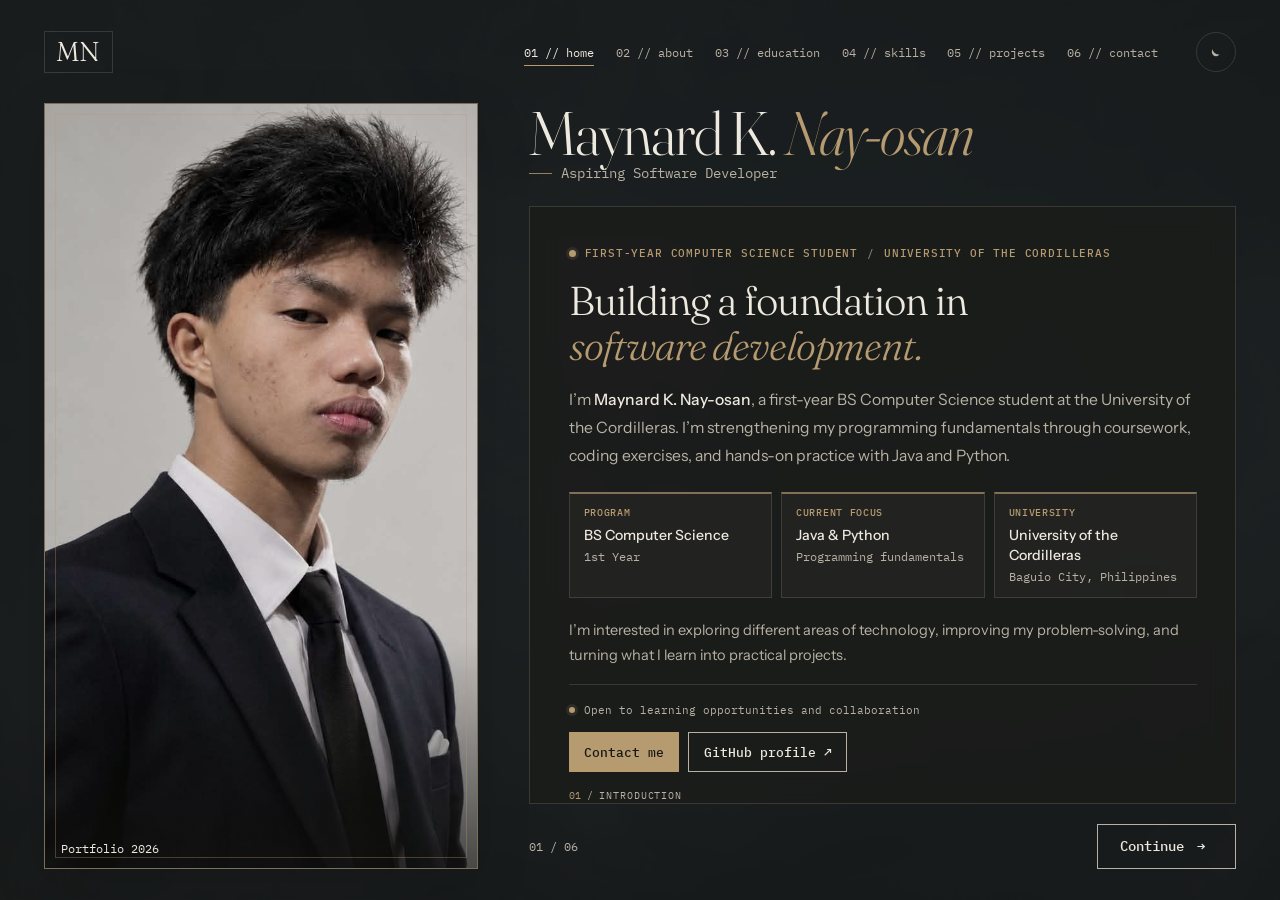
<file: index.html>
<!DOCTYPE html>
<html lang="en" data-theme="dark">
<head>
  <meta charset="utf-8">
  <meta name="viewport" content="width=device-width, initial-scale=1, viewport-fit=cover">
  <meta name="description" content="Maynard K. Nay-osan — Computer Science student and aspiring software developer.">
  <title>Maynard K. Nay-osan — Portfolio</title>
  <link rel="preconnect" href="https://fonts.googleapis.com">
  <link rel="preconnect" href="https://fonts.gstatic.com" crossorigin>
  <link href="https://fonts.googleapis.com/css2?family=Fraunces:ital,opsz,wght@0,9..144,300;0,9..144,400;1,9..144,300&family=IBM+Plex+Mono:wght@400;500&family=Instrument+Sans:wght@400;500&display=swap" rel="stylesheet">
  <link rel="stylesheet" href="css/style.css">
  <link rel="stylesheet" href="css/homepage-refinement.css">
</head>
<body>
  <div class="cd" id="cd" aria-hidden="true"><i></i></div>
  <div class="cr" id="cr" aria-hidden="true"><i></i></div>
  <canvas id="smoke" aria-hidden="true"></canvas>
  <div class="fb" aria-hidden="true"></div>

  <div class="app">
    <header>
      <a class="logo" href="#home" id="logo" aria-label="Home">MN</a>
      <nav id="nav" aria-label="Sections"></nav>
      <button class="tg" id="tg" type="button" aria-label="Switch theme">
        <svg class="ic" viewBox="0 0 24 24" width="20" height="20" aria-hidden="true">
          <mask id="mk"><rect width="24" height="24" fill="#fff"/><circle class="cut" cx="24" cy="2" r="7" fill="#000"/></mask>
          <circle class="core" cx="12" cy="12" r="5" fill="currentColor" mask="url(#mk)"/>
          <path class="rays" d="M12 1.5v3M12 19.5v3M1.5 12h3M19.5 12h3M4.6 4.6l2.1 2.1M17.3 17.3l2.1 2.1M4.6 19.4l2.1-2.1M17.3 6.7l2.1-2.1" stroke="currentColor" stroke-width="2" stroke-linecap="round" fill="none"/>
        </svg>
      </button>
    </header>

    <main>
      <figure>
        <img id="photo" src="assets/portrait.jpg" alt="Portrait of Maynard K. Nay-osan in a dark suit and tie">
        <figcaption>Portfolio 2026</figcaption>
      </figure>
      <div class="right">
        <div class="identity">
          <h1 id="name"></h1>
          <div class="role" id="role"></div>
        </div>
        <section class="panel" id="panel" aria-live="polite"><div class="view" id="view"></div></section>
        <div class="foot">
          <span class="pg" id="pg"></span>
          <button class="next" id="next" type="button"><span class="lbl">Continue</span><span class="arr" aria-hidden="true"><i>→</i><i>→</i></span></button>
        </div>
      </div>
    </main>
  </div>

  <script src="js/smoke.js"></script>
  <script src="js/main.js"></script>
  <script src="js/homepage-refinement.js"></script>
</body>
</html>
</file>
<file: css/style.css>
:root{--bg:#111923;--bg2:#17212C;--surf:#343239;--brown:#40383A;--tx:#F2F1F0;--tx2:#A8ADB4;--line:rgba(242,241,240,.13);--panel:rgba(23,33,44,.58);--accent:#C8B7A4;--imgf:brightness(.84) contrast(1.05) saturate(.88);--shade:rgba(17,25,35,.75);--paper:rgba(242,241,240,.04);
--serif:"Fraunces",Georgia,"Times New Roman",serif;--sans:"Instrument Sans",system-ui,-apple-system,"Segoe UI",sans-serif;--mono:"IBM Plex Mono",ui-monospace,Menlo,Consolas,monospace}
:root[data-theme=light]{--bg:#EAE6E0;--bg2:#F5F2EE;--surf:#D9D3CA;--brown:#B9AB9C;--tx:#1C232B;--tx2:#59606A;--line:rgba(28,35,43,.15);--panel:rgba(251,249,245,.66);--accent:#7A6450;--imgf:none;--shade:rgba(234,230,224,.7);--paper:rgba(255,255,255,.55)}
*{box-sizing:border-box;margin:0}
html,body{height:100%}
html{color-scheme:dark;scroll-padding-top:env(safe-area-inset-top,0px)}
html[data-theme=light]{color-scheme:light}
body{background:var(--bg);color:var(--tx);font:400 1rem/1.65 var(--sans);overflow:hidden;transition:background-color .9s,color .9s;padding-top:env(safe-area-inset-top,0px);padding-bottom:env(safe-area-inset-bottom,0px)}
#smoke{position:fixed;inset:0;width:100%;height:100%;z-index:0;pointer-events:none}
.fb{display:none;position:fixed;inset:-20%;z-index:0;pointer-events:none;background:radial-gradient(40% 35% at 30% 40%,var(--brown),transparent 70%),radial-gradient(45% 40% at 70% 60%,var(--surf),transparent 70%);opacity:.45;animation:drift 40s ease-in-out infinite alternate}
.nogl .fb{display:block}
@keyframes drift{to{transform:translate3d(6%,-4%,0) scale(1.12)}}
.app{position:relative;z-index:1;height:100%;display:flex;flex-direction:column;padding:clamp(14px,2.4vw,32px) clamp(16px,3.4vw,52px)}
header{display:flex;align-items:center;gap:clamp(12px,3vw,48px);flex-wrap:wrap}
.logo{font:300 1.7rem/1 var(--serif);letter-spacing:.02em;color:var(--tx);text-decoration:none;border:1px solid var(--line);padding:.4rem .7rem;transition:border-color .9s,color .9s}
nav{display:flex;gap:clamp(10px,1.7vw,30px);margin-left:auto;font:400 .78rem var(--mono);order:2}
nav a,.tg{color:var(--tx2);text-decoration:none;background:none;border:0;font:inherit;cursor:pointer;padding:.5rem 0;position:relative;transition:color .3s}
nav a:hover,.tg:hover,nav a[aria-current=page]{color:var(--tx)}
nav a::after{content:"";position:absolute;left:0;right:0;bottom:2px;height:1px;background:var(--accent);transform:scaleX(0);transform-origin:left;transition:transform .5s cubic-bezier(.2,.7,.2,1)}
nav a[aria-current=page]::after{transform:scaleX(1)}
.tg{font:400 .8rem var(--mono);order:3;border:1px solid var(--line);padding:.4rem .8rem;border-radius:99px}
a:focus-visible,button:focus-visible{outline:2px solid var(--accent);outline-offset:3px}
main{flex:1;min-height:0;display:grid;grid-template-columns:minmax(260px,.86fr) 1.4fr;gap:clamp(20px,4vw,72px);padding-top:clamp(14px,2.4vw,30px)}
figure{position:relative;min-height:0;overflow:hidden;border:1px solid var(--line);background:var(--surf);transition:border-color .9s,background-color .9s}
figure img{width:100%;height:100%;object-fit:cover;object-position:46% 18%;display:block;filter:var(--imgf);transition:filter .9s}
figure::after{content:"";position:absolute;inset:auto 0 0 0;height:30%;background:linear-gradient(transparent,var(--shade));pointer-events:none}
figcaption{position:absolute;left:16px;bottom:12px;z-index:2;font:400 .72rem var(--mono);color:var(--tx)}
.right{min-height:0;display:flex;flex-direction:column;gap:clamp(10px,1.6vw,20px)}
h1{font:300 clamp(2.3rem,4.8vw,4.8rem)/1 var(--serif);letter-spacing:-.02em;font-variation-settings:"opsz" 144}
h1 em{font-style:italic;color:var(--accent);transition:color .9s}
.role{font:400 .85rem var(--mono);color:var(--tx2)}
.panel{flex:1;min-height:0;overflow:auto;background:var(--panel);border:1px solid var(--line);backdrop-filter:blur(14px);-webkit-backdrop-filter:blur(14px);padding:clamp(20px,3vw,44px);transition:background-color .9s,border-color .9s;scrollbar-width:thin}
.view>*{animation:rise .8s cubic-bezier(.2,.7,.2,1) both}
.view>:nth-child(2){animation-delay:.06s}.view>:nth-child(3){animation-delay:.12s}.view>:nth-child(4){animation-delay:.18s}
@keyframes rise{from{opacity:0;transform:translateY(10px)}}
h2{font:300 clamp(1.6rem,2.8vw,2.5rem)/1.15 var(--serif);margin-bottom:1rem;max-width:22ch}
.view p{color:var(--tx2);max-width:60ch;margin-bottom:1rem}
.view p b{color:var(--tx);font-weight:500}
.tags{display:flex;flex-wrap:wrap;gap:8px;margin-top:1.2rem;font:400 .78rem var(--mono)}
.tags span{border:1px solid var(--line);padding:.3rem .7rem;color:var(--tx2)}
.rows{display:grid;gap:0;margin-top:.4rem}
.row{display:grid;grid-template-columns:minmax(120px,.35fr) 1fr;gap:6px 24px;padding:1rem 0;border-top:1px solid var(--line)}
.row h3{font:400 1.25rem/1.3 var(--serif)}.row small{display:block;font:400 .75rem var(--mono);color:var(--tx2);margin-top:2px}
.row p{margin:0;font-size:.95rem}
.row a{color:var(--tx);text-underline-offset:4px;text-decoration-color:var(--accent)}
.foot{display:flex;align-items:center;justify-content:space-between;gap:16px}
.pg{font:400 .78rem var(--mono);color:var(--tx2)}
.next{font:500 .85rem var(--mono);color:var(--tx);background:transparent;border:1px solid var(--tx2);padding:.8rem 1.4rem;cursor:pointer;transition:background-color .3s,color .3s,border-color .3s}
.next:hover{background:var(--tx);color:var(--bg);border-color:var(--tx)}
.btns{display:flex;gap:10px;flex-wrap:wrap;margin-top:1.4rem}
.btn{font:500 .82rem var(--mono);padding:.7rem 1.2rem;border:1px solid var(--tx2);color:var(--tx);text-decoration:none;transition:background-color .3s,color .3s}
.btn:hover,.btn.pri{background:var(--tx);color:var(--bg);border-color:var(--tx)}.btn.pri:hover{background:transparent;color:var(--tx)}
.paper{background:var(--paper);border:1px dashed var(--line);padding:clamp(14px,2vw,26px);margin-top:1.2rem;transition:background-color .9s,border-color .9s}
.ph{font:400 .78rem var(--mono);color:var(--accent);margin-bottom:1rem}
.dl{display:grid;grid-template-columns:repeat(auto-fit,minmax(210px,1fr));gap:.9rem 2rem;margin:0}
dt{font:400 .72rem var(--mono);color:var(--tx2);margin-bottom:2px}dd{margin:0;overflow-wrap:anywhere;font-size:.95rem}
.split{display:grid;grid-template-columns:repeat(auto-fit,minmax(230px,1fr));gap:1rem 2rem;margin-top:1.4rem;padding-top:1.2rem;border-top:1px dashed var(--line)}.split .tags{margin-top:.5rem}
.soon{border:1px dashed var(--line);padding:clamp(24px,4vw,56px);text-align:center;margin-top:.5rem}
.soon span{display:block;font:300 clamp(1.8rem,4vw,3rem)/1.1 var(--serif);color:var(--accent);margin-bottom:1rem}.soon p{margin:0 auto}
.row p b{color:var(--tx);font-weight:500}
@media(max-width:820px){
body{overflow:hidden}
main{grid-template-columns:1fr;grid-template-rows:minmax(0,.9fr) minmax(0,1.6fr);gap:14px}
figure img{object-position:46% 12%}
h1{font-size:clamp(1.9rem,9vw,3rem)}
nav{order:3;width:100%;margin:0;justify-content:flex-start;gap:18px;font-size:.72rem;overflow-x:auto;white-space:nowrap;scrollbar-width:none}
.tg{margin-left:auto;order:2}
.row{grid-template-columns:1fr}
}
@media(max-width:820px) and (min-height:760px){main{grid-template-rows:minmax(0,1fr) minmax(0,1.5fr)}}
@media(prefers-reduced-motion:reduce){*,*::before,*::after{animation:none!important;transition-duration:.01s!important}}

/* ===== Interaction animations ===== */
::view-transition-old(root),::view-transition-new(root){animation:none;mix-blend-mode:normal}
::view-transition-old(root){z-index:1}::view-transition-new(root){z-index:2}
.vt *,.vt *::before,.vt *::after{transition:none!important}
.tg{display:grid;place-items:center;width:40px;height:40px;padding:0;border-radius:50%}
.ic .cut{transition:transform .7s cubic-bezier(.2,.7,.2,1)}
.ic .core{transition:transform .7s cubic-bezier(.2,.7,.2,1);transform-origin:12px 12px}
.ic .rays{transform-origin:12px 12px;transition:transform .7s cubic-bezier(.2,.7,.2,1),opacity .5s}
[data-theme=dark] .ic .cut{transform:translate(-9px,6px)}
[data-theme=dark] .ic .rays{transform:rotate(-90deg) scale(.3);opacity:0}
[data-theme=light] .ic .core{transform:scale(.85)}
.tg:hover .ic{animation:spin 1.2s cubic-bezier(.2,.7,.2,1)}
@keyframes spin{to{transform:rotate(180deg)}}
.next,.tg,.btn,.logo{transition:transform .35s cubic-bezier(.2,.7,.2,1),background-color .3s,color .3s,border-color .3s}
.next{position:relative;overflow:hidden;isolation:isolate;display:inline-flex;align-items:center}
.next::before{content:"";position:absolute;inset:0;background:var(--tx);transform:translateX(-101%);transition:transform .55s cubic-bezier(.2,.7,.2,1);z-index:-1}
.next:hover{background:transparent;color:var(--bg);border-color:var(--tx)}
.next:hover::before{transform:none}
.arr{position:relative;display:inline-block;width:1.2em;height:1.3em;overflow:hidden;margin-left:.8rem}
.arr i{position:absolute;left:0;top:0;font-style:normal;line-height:1.3;transition:transform .5s cubic-bezier(.2,.7,.2,1)}
.arr i+i{transform:translateX(-130%)}
.next:hover .arr i:first-child{transform:translateX(130%)}
.next:hover .arr i+i{transform:none}
.next:active .arr{transform:translateX(5px);transition:transform .15s}
.r{display:block;height:1.3em;line-height:1.3;overflow:hidden}
.r span{display:block;transition:transform .5s cubic-bezier(.2,.7,.2,1)}
nav a:hover .r span,nav a:focus-visible .r span{transform:translateY(-100%)}
.row{position:relative;transition:padding-left .45s cubic-bezier(.2,.7,.2,1)}
.row::before{content:"";position:absolute;left:0;top:-1px;width:100%;height:1px;background:var(--accent);transform:scaleX(0);transform-origin:left;transition:transform .7s cubic-bezier(.2,.7,.2,1)}
.row:hover{padding-left:.9rem}.row:hover::before{transform:scaleX(1)}.row h3{transition:color .3s}.row:hover h3{color:var(--accent)}
.tags span{transition:transform .3s cubic-bezier(.2,.7,.2,1),border-color .3s,color .3s}
.tags span:hover{transform:translateY(-3px);border-color:var(--accent);color:var(--tx)}
.soon{transition:border-color .4s}.soon:hover{border-color:var(--accent)}
.panel{background:radial-gradient(360px circle at var(--mx,-999px) var(--my,-999px),color-mix(in srgb,var(--accent) 13%,transparent),transparent 65%),var(--panel)}
figure img{transform:translate(calc(var(--px,0)*-10px),calc(var(--py,0)*-8px)) scale(1.05);transition:transform .7s cubic-bezier(.2,.7,.2,1),filter .9s}
.cd,.cr{display:none;position:fixed;left:0;top:0;pointer-events:none;z-index:9999;opacity:0;transition:opacity .3s}
.has-cursor .cd,.has-cursor .cr{display:block}.cur-on .cd,.cur-on .cr{opacity:1}
.has-cursor,.has-cursor *{cursor:none!important}
.cd i{display:block;width:6px;height:6px;margin:-3px 0 0 -3px;border-radius:50%;background:var(--tx);transition:transform .25s}
.cd.hot i{transform:scale(0)}
.cr i{display:block;width:38px;height:38px;margin:-19px 0 0 -19px;border:1px solid var(--tx2);border-radius:50%;transition:transform .4s cubic-bezier(.2,.7,.2,1),background-color .3s,border-color .3s}
.cr.hot i{transform:scale(1.7);border-color:var(--accent);background:color-mix(in srgb,var(--accent) 16%,transparent)}
.cr.down i{transform:scale(.7)}.cr.hot.down i{transform:scale(1.35)}
</file>
<file: css/homepage-refinement.css>
/* Restrained medieval-inspired palette and homepage-only presentation. */
body.is-home {
  --bg: #191a18;
  --bg2: #22231f;
  --surf: #39372f;
  --brown: #65543f;
  --tx: #eee9df;
  --tx2: #b9b1a3;
  --line: rgba(221, 207, 181, .16);
  --panel: rgba(27, 28, 25, .76);
  --accent: #b69a70;
  --imgf: brightness(.91) contrast(1.04) saturate(.82);
  --shade: rgba(18, 18, 16, .68);
  --paper: rgba(221, 207, 181, .055);
}

:root[data-theme="light"] body.is-home {
  --bg: #eee9df;
  --bg2: #f7f3eb;
  --surf: #ded6c8;
  --brown: #a28b6b;
  --tx: #292820;
  --tx2: #686458;
  --line: rgba(62, 54, 41, .17);
  --panel: rgba(250, 247, 240, .84);
  --accent: #886a43;
  --imgf: none;
  --shade: rgba(45, 38, 27, .28);
  --paper: rgba(255, 255, 255, .56);
}

body.is-home #smoke { opacity: .27; }
:root[data-theme="light"] body.is-home #smoke { opacity: .19; }
body.is-home .fb { opacity: .18; }

body.is-home figure {
  border-color: color-mix(in srgb, var(--accent) 42%, var(--line));
  box-shadow: 0 18px 52px rgba(0, 0, 0, .13);
}
body.is-home figure::before {
  content: "";
  position: absolute;
  z-index: 2;
  inset: 10px;
  border: 1px solid color-mix(in srgb, var(--accent) 34%, transparent);
  pointer-events: none;
}
body.is-home .identity { position: relative; padding-bottom: 4px; }
body.is-home .role { display: flex; align-items: center; gap: 9px; }
body.is-home .role::before {
  content: "";
  width: 23px;
  height: 1px;
  background: var(--accent);
  opacity: .8;
}

.home-layout { display: grid; gap: 0; }
.home-kicker {
  display: flex;
  align-items: center;
  flex-wrap: wrap;
  gap: 9px;
  color: var(--accent);
  font: 500 .68rem/1.4 var(--mono);
  letter-spacing: .075em;
  margin: 0 0 17px;
  animation: homeReveal .65s both;
}
.home-kicker-dot, .home-status-dot {
  width: 7px;
  height: 7px;
  flex: 0 0 7px;
  border-radius: 50%;
  background: var(--accent);
  box-shadow: 0 0 0 3px color-mix(in srgb, var(--accent) 13%, transparent);
}
.home-kicker-separator { color: var(--tx2); opacity: .65; }
.home-statement {
  max-width: 21ch;
  margin: 0 0 17px;
  font: 300 clamp(1.85rem, 3.15vw, 2.8rem)/1.13 var(--serif);
  letter-spacing: -.025em;
  animation: homeReveal .72s .07s both;
}
.home-statement em {
  color: var(--accent);
  font-style: italic;
}
.home-lead {
  max-width: 66ch !important;
  margin: 0 0 21px !important;
  color: var(--tx2);
  font-size: .98rem;
  line-height: 1.8;
  animation: homeReveal .72s .14s both;
}
.home-lead strong { color: var(--tx); font-weight: 500; }
.home-facts {
  display: grid;
  grid-template-columns: repeat(3, minmax(0, 1fr));
  gap: 9px;
  margin: 0 0 20px;
  animation: homeReveal .72s .21s both;
}
.home-fact {
  min-width: 0;
  padding: 13px 14px 12px;
  border: 1px solid var(--line);
  border-top: 2px solid color-mix(in srgb, var(--accent) 55%, var(--line));
  background: color-mix(in srgb, var(--paper) 70%, transparent);
}
.home-fact-label {
  display: block;
  margin-bottom: 7px;
  color: var(--accent);
  font: 500 .62rem/1.3 var(--mono);
  letter-spacing: .07em;
}
.home-fact strong {
  display: block;
  color: var(--tx);
  font: 500 .88rem/1.4 var(--sans);
  overflow-wrap: anywhere;
}
.home-fact small {
  display: block;
  margin-top: 3px;
  color: var(--tx2);
  font: 400 .72rem/1.4 var(--mono);
}
.home-support {
  max-width: 66ch !important;
  margin: 0 0 17px !important;
  color: var(--tx2);
  font-size: .91rem;
  line-height: 1.7;
  animation: homeReveal .72s .28s both;
}
.home-bottom {
  display: flex;
  justify-content: space-between;
  align-items: center;
  flex-wrap: wrap;
  gap: 14px 20px;
  padding-top: 16px;
  border-top: 1px solid var(--line);
  animation: homeReveal .72s .34s both;
}
.home-status {
  display: inline-flex;
  align-items: center;
  gap: 9px;
  color: var(--tx2);
  font: 400 .71rem/1.5 var(--mono);
}
.home-status-dot { width: 6px; height: 6px; flex-basis: 6px; }
.home-actions { display: flex; flex-wrap: wrap; gap: 9px; }
.home-actions .btn { padding: .63rem .9rem; }
.home-actions .btn.pri { background: var(--accent); border-color: var(--accent); color: #171713; }
.home-actions .btn.pri:hover { background: transparent; color: var(--tx); }
.home-actions .btn:not(.pri):hover { border-color: var(--accent); color: var(--accent); }
.home-colophon {
  display: flex;
  gap: 5px;
  margin-top: 17px;
  color: var(--tx2);
  opacity: .65;
  font: 400 .62rem var(--mono);
  letter-spacing: .09em;
  animation: homeReveal .72s .4s both;
}
.home-colophon span:first-child { color: var(--accent); }

@keyframes homeReveal {
  from { opacity: 0; transform: translateY(9px); }
  to { opacity: 1; transform: translateY(0); }
}

@media (max-width: 1050px) {
  .home-facts { grid-template-columns: repeat(2, minmax(0, 1fr)); }
  .home-fact:last-child { grid-column: 1 / -1; }
}
@media (max-width: 820px) {
  .home-kicker { font-size: .6rem; gap: 7px; }
  .home-statement { max-width: 24ch; font-size: clamp(1.65rem, 6vw, 2.25rem); }
  .home-facts { grid-template-columns: 1fr 1fr; }
  .home-fact:last-child { grid-column: auto; }
  .home-bottom { align-items: flex-start; }
  .home-status { flex-basis: 100%; }
}
@media (max-width: 480px) {
  .home-facts { grid-template-columns: 1fr; }
  .home-fact:last-child { grid-column: auto; }
  .home-fact { padding: 11px 12px; }
  .home-actions { width: 100%; }
  .home-actions .btn { flex: 1 1 auto; text-align: center; }
}
@media (prefers-reduced-motion: reduce) {
  .home-layout *, .home-layout *::before, .home-layout *::after { animation: none !important; }
}
</file>
